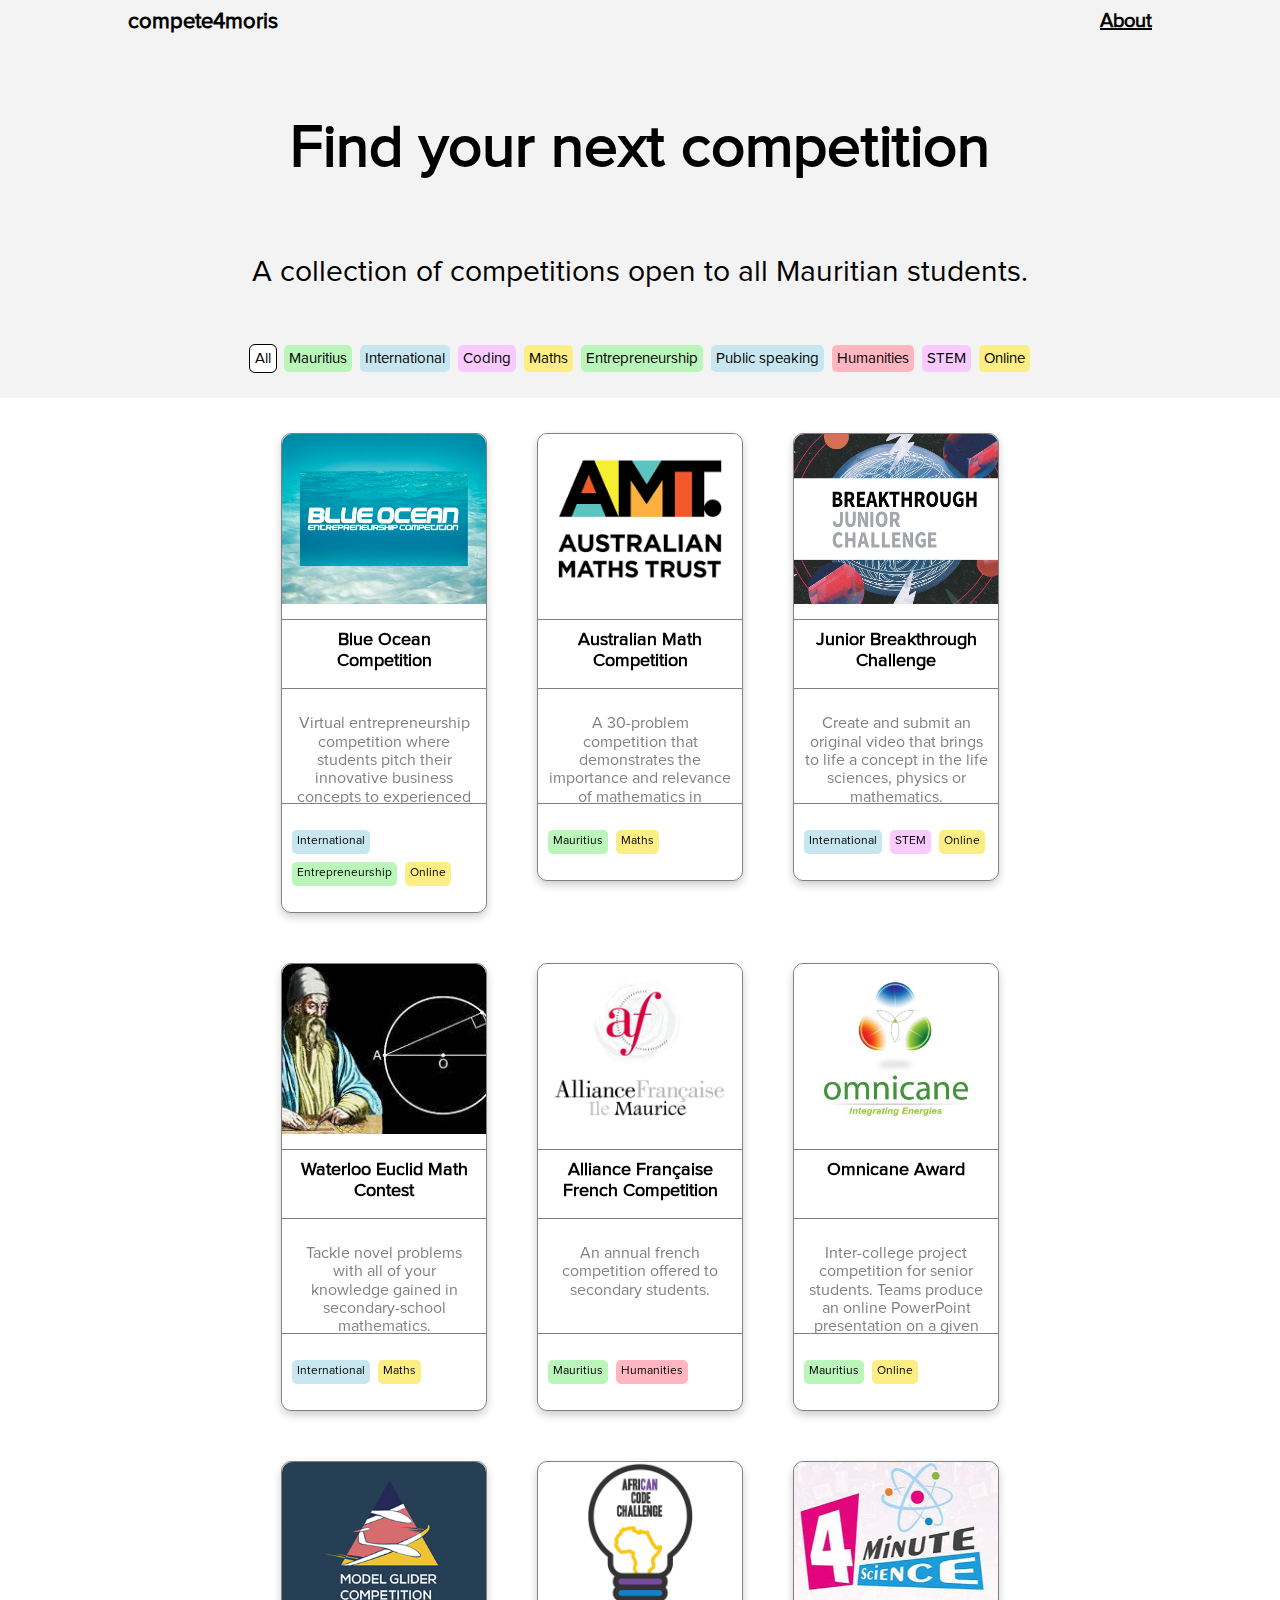
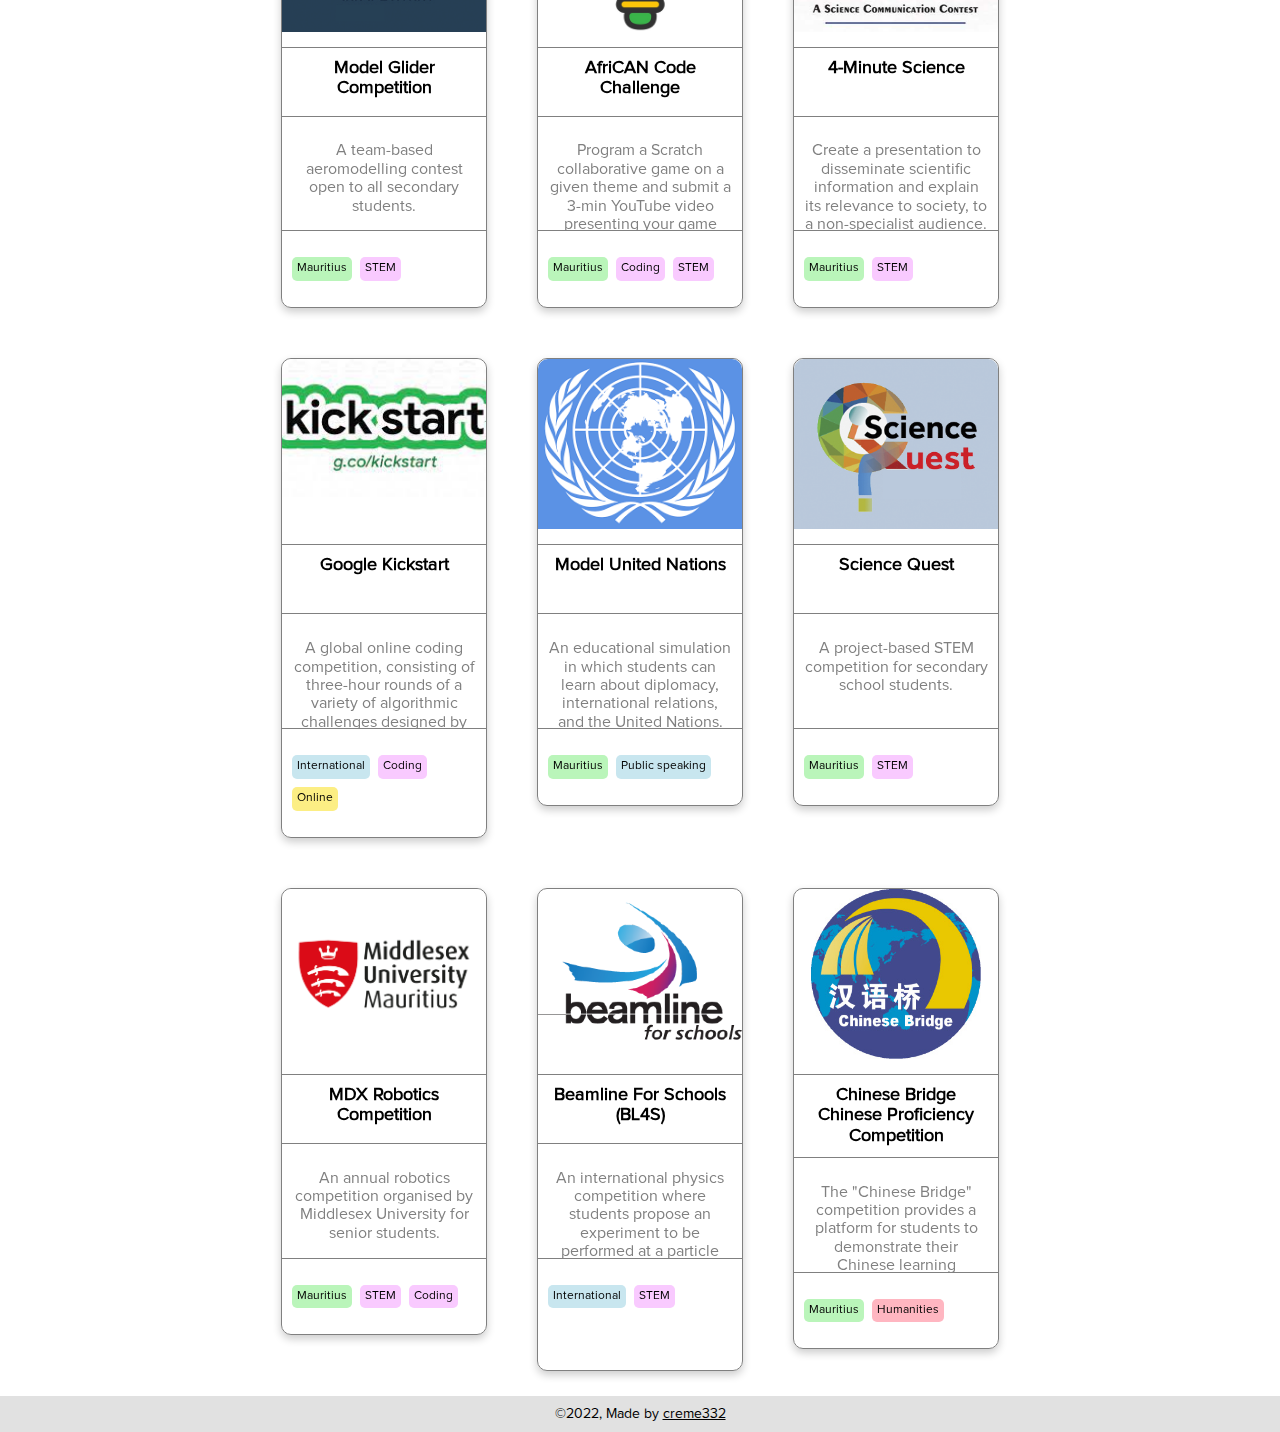
<file: index.html>
<!DOCTYPE html>
<html lang="en">
  <head>
    <!-- Google tag (gtag.js) -->
    <script
      async
      src="https://www.googletagmanager.com/gtag/js?id=G-LN2J6LEXD3"
    ></script>
    <script>
      window.dataLayer = window.dataLayer || [];
      function gtag() {
        dataLayer.push(arguments);
      }
      gtag("js", new Date());

      gtag("config", "G-LN2J6LEXD3");
    </script>
    <meta
      name="google-site-verification"
      content="wdsElP59YJUAZOAeYVzzEY2tQDL1qqG14DzdsVD4QeY"
    />
    <meta charset="UTF-8" />
    <meta http-equiv="X-UA-Compatible" content="IE=edge" />
    <meta
      name="description"
      content="compete4moris is a curated collection of local and international academic competitions for Mauritian students."
    />
    <meta name="viewport" content="width=device-width, initial-scale=1.0" />
    <link
      rel="icon"
      href="data:image/svg+xml,<svg xmlns=%22http://www.w3.org/2000/svg%22 viewBox=%220 0 100 100%22><text y=%22.9em%22 font-size=%2290%22>🏆</text></svg>"
    />
    <meta name="robots" content="noindex, nofollow, noarchive" />
    <link rel="stylesheet" href="css/normalize.css" />
    <link rel="stylesheet" href="css/global.css" />
    <link rel="stylesheet" href="css/index.css" />
    <script src="script.js" defer></script>
    <link rel="canonical" href="https://creme332.github.io/compete4moris/" />

    <title>compete4moris</title>
  </head>

  <body>
    <div class="header">
      <nav class="navbar">
        <a class="logo" href="index.html">compete4moris</a>
        <a class="about" href="about.html">About</a>
      </nav>
      <h1>Find your next competition</h1>
      <p>A collection of competitions open to all Mauritian students.</p>
      <ul class="card-tags">
        <li class="white">All</li>
        <li class="green">Mauritius</li>
        <li class="blue">International</li>
        <li class="violet">Coding</li>
        <li class="yellow">Maths</li>
        <li class="green">Entrepreneurship</li>
        <li class="blue">Public speaking</li>
        <li class="pink">Humanities</li>
        <li class="violet">STEM</li>
        <li class="yellow">Online</li>
      </ul>
    </div>

    <main class="container">
      <section class="card">
        <div class="card-inner">
          <div class="card-front">
            <div class="card-img">
              <img
                loading="lazy"
                src="img/blue-ocean-banner.png"
                alt="blue-ocean-banner"
                height="170"
                width="230"
              />
            </div>
            <h2 class="card-title">Blue Ocean Competition</h2>
            <p class="card-description">
              Virtual entrepreneurship competition where students pitch their
              innovative business concepts to experienced entrepreneurs.
            </p>

            <ul class="card-tags">
              <li class="blue">International</li>
              <li class="green">Entrepreneurship</li>
              <li class="yellow">Online</li>
            </ul>
          </div>

          <div class="card-back">
            <p>
              <b>Organizer :</b> Blue Ocean Student Entrepreneurs Corporation
            </p>
            <p><b>Top prize :</b> $1,000</p>
            <p>
              <b>Eligibility :</b> High school students with an idea and a 3-5
              minute pitch.
            </p>
            <p><b>Registration :</b> Online</p>
            <p><b>Registration period :</b> September - February</p>
            <p>
              <a
                href="https://blueoceancompetition.org/?utm_source=compete4moris&utm_medium=github&utm_campaign=compete4moris"
                target="_blank"
                rel="noopener"
                >Visit Website</a
              >
            </p>
          </div>
        </div>
      </section>

      <section class="card">
        <div class="card-inner">
          <div class="card-front">
            <div class="card-img">
              <img
                loading="lazy"
                src="img/amc.png"
                alt="autralian maths trust logo"
                height="170"
                width="230"
              />
            </div>
            <h2 class="card-title">Australian Math Competition</h2>
            <p class="card-description">
              A 30-problem competition that demonstrates the importance and
              relevance of mathematics in students’ lives.
            </p>
            <ul class="card-tags">
              <li class="green">Mauritius</li>
              <li class="yellow">Maths</li>
            </ul>
          </div>

          <div class="card-back">
            <p><b>Organizer :</b> Australian Maths Trust</p>
            <p><b>Prize :</b> Certificate</p>
            <p><b>Eligibility :</b> Primary and secondary school students</p>
            <p><b>Registration :</b> School registration</p>
            <p><b>Deadline :</b> July</p>
            <p>
              <a
                href="https://www.amt.edu.au/amc?utm_source=compete4moris&utm_medium=github&utm_campaign=compete4moris"
                target="_blank"
                rel="noopener"
                >Visit Website</a
              >
            </p>
          </div>
        </div>
      </section>

      <section class="card">
        <div class="card-inner">
          <div class="card-front">
            <div class="card-img">
              <img
                loading="lazy"
                src="img/juniorbreakthrough.jpg"
                alt="junior breakthrough logo"
                height="170"
                width="230"
              />
            </div>
            <h2 class="card-title">Junior Breakthrough Challenge</h2>
            <p class="card-description">
              Create and submit an original video that brings to life a concept
              in the life sciences, physics or mathematics.
            </p>

            <ul class="card-tags">
              <li class="blue">International</li>
              <li class="violet">STEM</li>
              <li class="yellow">Online</li>
            </ul>
          </div>

          <div class="card-back">
            <p><b>Organizer :</b> Breakthrough Prize Foundation</p>
            <p>
              <b>Top prize :</b> $250,000 for student, $50,000 for teacher,
              $100,000 for school
            </p>
            <p><b>Eligibility :</b> Students aged 13 to 18</p>
            <p><b>Registration :</b> Online</p>
            <p><b>Registration period :</b> April-June</p>
            <p>
              <a
                href="https://breakthroughjuniorchallenge.org/?utm_source=compete4moris&utm_medium=github&utm_campaign=compete4moris"
                target="_blank"
                rel="noopener"
                >Visit Website</a
              >
            </p>
            <p>
              <a
                href="https://www.youtube.com/watch?v=dw1qFJIhvnU&ab_channel=Breakthrough&utm_source=compete4moris&utm_medium=github&utm_campaign=compete4moris"
                target="_blank"
                rel="noopener"
                >2021 Mauritian Winner</a
              >🥳
            </p>
          </div>
        </div>
      </section>

      <section class="card">
        <div class="card-inner">
          <div class="card-front">
            <div class="card-img">
              <img
                loading="lazy"
                src="img/euclid.jfif"
                alt="euclid picture"
                height="170"
                width="230"
              />
            </div>
            <h2 class="card-title">Waterloo Euclid Math Contest</h2>
            <p class="card-description">
              Tackle novel problems with all of your knowledge gained in
              secondary-school mathematics.
            </p>

            <ul class="card-tags">
              <li class="blue">International</li>
              <li class="yellow">Maths</li>
            </ul>
          </div>

          <div class="card-back">
            <p><b>Organizer :</b> University of Waterloo</p>
            <p><b>Prize :</b> Certificate</p>
            <p>
              <b>Eligibility :</b> Students in their final year of secondary
              school or motivated students in lower grades
            </p>
            <p>
              <b>Registration :</b> Consult Mauritius Examination Syndicate
              (MES)
            </p>
            <p><b>Registration period :</b> February</p>
            <p>
              <a
                href="https://www.cemc.uwaterloo.ca/contests/euclid.html?utm_source=compete4moris&utm_medium=github&utm_campaign=compete4moris"
                target="_blank"
                rel="noopener"
              >
                Visit Website</a
              >
            </p>
          </div>
        </div>
      </section>

      <section class="card">
        <div class="card-inner">
          <div class="card-front">
            <div class="card-img">
              <img
                loading="lazy"
                src="img/af.jpg"
                alt="alliance francaise logo"
                height="170"
                width="230"
              />
            </div>
            <h2 class="card-title">
              Alliance Fran&ccedil;aise French Competition
            </h2>
            <p class="card-description">
              An annual french competition offered to secondary students.
            </p>

            <ul class="card-tags">
              <li class="green">Mauritius</li>
              <li class="pink">Humanities</li>
            </ul>
          </div>

          <div class="card-back">
            <p><b>Organizer :</b> Alliance Fran&ccedil;aise</p>
            <p>
              <b>Prizes :</b> Certificate, book, scholarship for best senior
              student
            </p>
            <p><b>Eligibility :</b> 13-20 years old</p>
            <p><b>Registration :</b> School registration or independent</p>
            <p><b>Registration period :</b> August- September</p>
            <p>
              <a
                href="https://alliance-francaise-maurice.com/concours-secondaire/?utm_source=compete4moris&utm_medium=github&utm_campaign=compete4moris"
                target="_blank"
                rel="noopener"
                >Visit Website</a
              >
            </p>
          </div>
        </div>
      </section>

      <section class="card">
        <div class="card-inner">
          <div class="card-front">
            <div class="card-img">
              <img
                loading="lazy"
                src="img/omnicane.jpg"
                alt="omnicane foundation logo"
                height="170"
                width="230"
              />
            </div>
            <h2 class="card-title">Omnicane Award</h2>
            <p class="card-description">
              Inter-college project competition for senior students. Teams
              produce an online PowerPoint presentation on a given theme.
            </p>

            <ul class="card-tags">
              <li class="green">Mauritius</li>
              <li class="yellow">Online</li>
            </ul>
          </div>

          <div class="card-back">
            <p><b>Organizer :</b> Omnicane Foundation</p>
            <p>
              <b>Prizes :</b> Certificate, cash prize (top prize Rs 100,000),
              trophy
            </p>
            <p>
              <b>Eligibility :</b> Grade 11 (ex-Form V) and Grades 12 & 13
              (ex-Lower and Upper VI)
            </p>
            <p><b>Registration :</b> School registration or independent</p>
            <p><b>Deadline :</b> September</p>
            <p>
              <a
                href="https://www.omnicane.com/omnicane-foundation?utm_source=compete4moris&utm_medium=github&utm_campaign=compete4moris"
                target="_blank"
                rel="noopener"
                >Visit Website</a
              >
            </p>
          </div>
        </div>
      </section>

      <section class="card">
        <div class="card-inner">
          <div class="card-front">
            <div class="card-img">
              <img
                loading="lazy"
                src="img/modelglider.png"
                alt="model glider competition banner"
                height="170"
                width="230"
              />
            </div>
            <h2 class="card-title">Model Glider Competition</h2>
            <p class="card-description">
              A team-based aeromodelling contest open to all secondary students.
            </p>

            <ul class="card-tags">
              <li class="green">Mauritius</li>
              <li class="violet">STEM</li>
            </ul>
          </div>

          <div class="card-back">
            <p><b>Organizer :</b> Rajiv Ghandhi Science Centre</p>
            <p><b>Prizes :</b> Certificate, cash prize</p>
            <p><b>Eligibility :</b> Grade 10 and Grade 12</p>
            <p><b>Registration :</b> Online</p>
            <p><b>Deadline :</b> July</p>
            <p>
              <a
                href="https://rgsc.govmu.org/rgsc/?page_id=13320&utm_source=compete4moris&utm_medium=github&utm_campaign=compete4moris"
                target="_blank"
                rel="noopener"
                >Visit Website</a
              >
            </p>
          </div>
        </div>
      </section>

      <section class="card">
        <div class="card-inner">
          <div class="card-front">
            <div class="card-img">
              <img
                loading="lazy"
                src="img/africancode.jpg"
                alt="african code logo"
                style="object-fit: contain"
                height="170"
                width="230"
              />
            </div>
            <h2 class="card-title">AfriCAN Code Challenge</h2>
            <p class="card-description">
              Program a Scratch collaborative game on a given theme and submit a
              3-min YouTube video presenting your game concept.
            </p>

            <ul class="card-tags">
              <li class="green">Mauritius</li>
              <li class="violet">Coding</li>
              <li class="violet">STEM</li>
            </ul>
          </div>

          <div class="card-back">
            <p><b>Organizer :</b> Rajiv Ghandhi Science Centre</p>
            <p><b>Prizes :</b> Cash prize, certificate, shield</p>
            <p>
              <b>Eligibility :</b> Students aged 8-16 years old studying or
              residing in Mauritius.
            </p>
            <p><b>Registration :</b> Online</p>
            <p><b>Deadline :</b> October</p>
            <p>
              <a
                href="https://rgsc.govmu.org/rgsc/?page_id=14931&utm_source=compete4moris&utm_medium=github&utm_campaign=compete4moris"
                target="_blank"
                rel="noopener"
                >Visit Website</a
              >
            </p>
          </div>
        </div>
      </section>

      <section class="card">
        <div class="card-inner">
          <div class="card-front">
            <div class="card-img">
              <img
                loading="lazy"
                src="img/minutescience.png"
                alt="minute science competition banner"
                height="170"
                width="230"
              />
            </div>
            <h2 class="card-title">4-Minute Science</h2>
            <p class="card-description">
              Create a presentation to disseminate scientific information and
              explain its relevance to society, to a non-specialist audience.
            </p>

            <ul class="card-tags">
              <li class="green">Mauritius</li>
              <li class="violet">STEM</li>
            </ul>
          </div>

          <div class="card-back">
            <p><b>Organizer :</b> Rajiv Ghandhi Science Centre</p>
            <p><b>Prizes :</b> Cash prize, gift pack</p>
            <p><b>Eligibility :</b> Grade 7-12</p>
            <p><b>Registration :</b> Online</p>
            <p><b>Deadline :</b> October</p>
            <p>
              <a
                href="https://rgsc.govmu.org/rgsc/?page_id=14326&utm_source=compete4moris&utm_medium=github&utm_campaign=compete4moris"
                target="_blank"
                rel="noopener"
                >Visit Website</a
              >
            </p>
          </div>
        </div>
      </section>

      <section class="card">
        <div class="card-inner">
          <div class="card-front">
            <div class="card-img">
              <img
                loading="lazy"
                src="img/kickstart.jfif"
                alt="google kickstart competition logo"
                height="140"
                width="230"
              />
            </div>
            <h2 class="card-title">Google Kickstart</h2>
            <p class="card-description">
              A global online coding competition, consisting of three-hour
              rounds of a variety of algorithmic challenges designed by Google
              engineers.
            </p>
            <ul class="card-tags">
              <li class="blue">International</li>
              <li class="violet">Coding</li>
              <li class="yellow">Online</li>
            </ul>
          </div>

          <div class="card-back">
            <p><b>Organizer :</b> Google</p>
            <p><b>Prizes :</b> Certificate</p>
            <p><b>Eligibility :</b> Anyone</p>
            <p><b>Registration :</b> Online</p>
            <p><b>Deadline :</b> Varies</p>
            <p>
              <a
                href="https://codingcompetitions.withgoogle.com/kickstart?utm_source=compete4moris&utm_medium=github&utm_campaign=compete4moris"
                target="_blank"
                rel="noopener"
                >Visit Website</a
              >
            </p>
          </div>
        </div>
      </section>

      <section class="card">
        <div class="card-inner">
          <div class="card-front">
            <div class="card-img">
              <img
                loading="lazy"
                src="img/mun.png"
                alt="Model United Nations logo"
                height="170"
                width="230"
              />
            </div>
            <h2 class="card-title">Model United Nations</h2>
            <p class="card-description">
              An educational simulation in which students can learn about
              diplomacy, international relations, and the United Nations.
            </p>

            <ul class="card-tags">
              <li class="green">Mauritius</li>
              <li class="blue">Public speaking</li>
            </ul>
          </div>

          <div class="card-back">
            <p>
              <b>Organizer :</b> Ministry of Education, Tertiary Education,
              Science and Technology
            </p>
            <p><b>Prize :</b> Certificate</p>
            <p><b>Eligibility :</b> Lower Six students</p>
            <p><b>Registration :</b> Contact school</p>
            <p><b>Deadline :</b> Before April</p>
            <p>
              <a
                href="https://education.govmu.org/Documents/Documents/MUN2019/Information%20%20Booklet%20MUN.pdf"
                target="_blank"
                rel="noopener"
                >Information booklet</a
              >
            </p>
          </div>
        </div>
      </section>

      <section class="card">
        <div class="card-inner">
          <div class="card-front">
            <div class="card-img">
              <img
                loading="lazy"
                src="img/sciencequest.png"
                alt="Science Quest logo"
                height="170"
                width="230"
              />
            </div>
            <h2 class="card-title">Science Quest</h2>
            <p class="card-description">
              A project-based STEM competition for secondary school students.
            </p>

            <ul class="card-tags">
              <li class="green">Mauritius</li>
              <li class="violet">STEM</li>
            </ul>
          </div>

          <div class="card-back">
            <p><b>Organizer :</b> Rajiv Ghandhi Science Centre</p>
            <p><b>Prizes :</b> Cash prize</p>
            <p><b>Eligibility :</b> Secondary school students</p>
            <p><b>Registration :</b> Online</p>
            <p><b>Deadline :</b> Before May</p>
            <p>
              <a
                href="https://rgsc.govmu.org/rgsc/?page_id=13343&utm_source=compete4moris&utm_medium=github&utm_campaign=compete4moris"
                target="_blank"
                rel="noopener"
                >Visit Website</a
              >
            </p>
          </div>
        </div>
      </section>

      <section class="card">
        <div class="card-inner">
          <div class="card-front">
            <div class="card-img">
              <img
                loading="lazy"
                src="img/mdxlogo.png"
                alt=" Middlesex University Mauritius logo"
                height="170"
                width="230"
              />
            </div>
            <h2 class="card-title">MDX Robotics Competition</h2>
            <p class="card-description">
              An annual robotics competition organised by Middlesex University
              for senior students.
            </p>

            <ul class="card-tags">
              <li class="green">Mauritius</li>
              <li class="violet">STEM</li>
              <li class="violet">Coding</li>
            </ul>
          </div>

          <div class="card-back">
            <p><b>Organizer :</b> Middlesex University Mauritius</p>
            <p><b>Prizes :</b> Cash prize</p>
            <p>
              <b>Eligibility :</b> Students who have recently completed or are
              currently doing their HSC/BAC/IB (awaiting to enter university)
            </p>
            <p><b>Registration :</b> Online</p>
            <p><b>Deadline :</b> Varies</p>
            <p>
              <a
                href="https://www.facebook.com/MiddlesexUniversityMauritius/?utm_source=compete4moris&utm_medium=github&utm_campaign=compete4moris"
                target="_blank"
                rel="noopener"
                >Visit Website</a
              >
            </p>
          </div>
        </div>
      </section>

      <section class="card">
        <div class="card-inner">
          <div class="card-front">
            <div class="card-img">
              <img
                loading="lazy"
                src="img/beamline.png"
                alt=" Beamline for schools logo"
                height="170"
                width="230"
              />
            </div>
            <h2 class="card-title">Beamline For Schools (BL4S)</h2>
            <p class="card-description">
              An international physics competition where students
              propose an experiment to be performed at a
              particle accelerator.
            </p>

            <ul class="card-tags">
              <li class="blue">International</li>
              <li class="violet">STEM</li>
            </ul>
          </div>

          <div class="card-back">
            <p><b>Organizer :</b> The CERN & Society Foundation</p>
            <p>
              <b>Prizes :</b> Two weeks at CERN in Geneva, Switzerland, to carry
              out the proposed experiment at a testbeam facility, all costs
              covered.
            </p>
            <p>
              <b>Eligibility :</b> Teams of at least 5 high-school students and
              at least 1 adult coach.
            </p>
            <p>
              <b>Registration :</b> Pre-register online (You do not need to have
              an experiment idea already in order to pre-register)
            </p>
            <p><b>Deadline :</b> Before April</p>
            <p>
              <a
                href="https://beamlineforschools.cern/?utm_source=compete4moris&utm_medium=github&utm_campaign=compete4moris"
                target="_blank"
                rel="noopener"
                >Visit Website</a
              >
            </p>
          </div>
        </div>
      </section>

      <section class="card">
        <div class="card-inner">
          <div class="card-front">
            <div class="card-img">
              <img
                loading="lazy"
                src="img/Chinese_bridge_logo.jpg"
                alt=" Chinese Bridge Chinese Proficiency Competition logo"
                height="170"
                width="230"
                style="object-fit: contain"
              />
            </div>
            <h2 class="card-title">
              Chinese Bridge Chinese Proficiency Competition
            </h2>
            <p class="card-description">
              The "Chinese Bridge" competition provides a platform for students
              to demonstrate their Chinese learning achievements.
            </p>

            <ul class="card-tags">
              <li class="green">Mauritius</li>
              <li class="pink">Humanities</li>
            </ul>
          </div>

          <div class="card-back">
            <p>
              <b>Organizer :</b> Confucius Institute at University of Mauritius
            </p>
            <p><b>Prizes :</b> ?</p>
            <p><b>Eligibility :</b> Secondary and University students</p>
            <p><b>Registration :</b> Online</p>
            <p><b>Deadline :</b> Before June</p>
            <p>
              <a
                href="https://www.uom.ac.mu/confucius/index.php/activities/event?utm_source=compete4moris&utm_medium=github&utm_campaign=compete4moris"
                target="_blank"
                rel="noopener"
                >Visit Website</a
              >
            </p>
          </div>
        </div>
      </section>
    </main>

    <footer class="footer">
      &#169;2022, Made by <a href="https://github.com/creme332">creme332</a>
    </footer>
  </body>
</html>
</file>
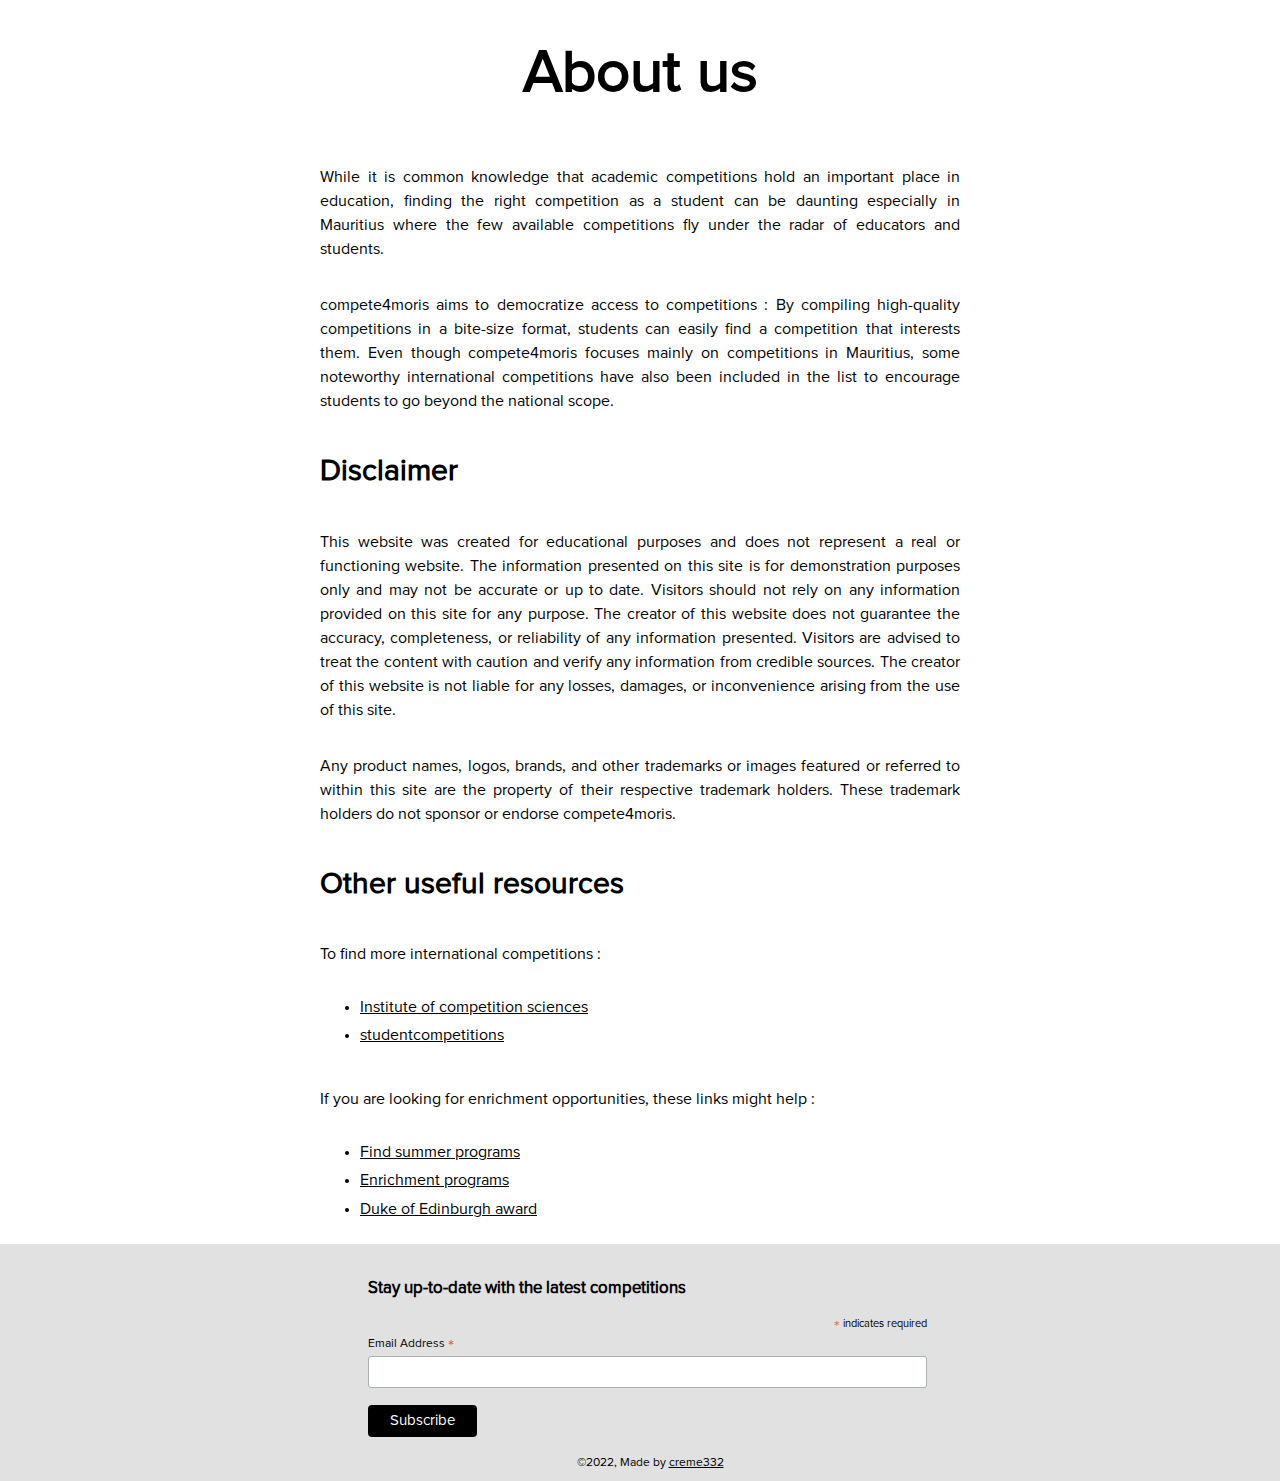
<file: about.html>
<!DOCTYPE html>
<html lang="en">
  <head>
    <!-- Google tag (gtag.js) -->
    <script
      async
      src="https://www.googletagmanager.com/gtag/js?id=G-LN2J6LEXD3"
    ></script>
    <script>
      window.dataLayer = window.dataLayer || [];
      function gtag() {
        dataLayer.push(arguments);
      }
      gtag("js", new Date());

      gtag("config", "G-LN2J6LEXD3");
    </script>
    <meta charset="UTF-8" />
    <meta http-equiv="X-UA-Compatible" content="IE=edge" />
    <meta
      name="description"
      content="Discover our story, values, and mission. Learn about our team, expertise, and commitment to democratizing access to competitions."
    />
    <meta name="viewport" content="width=device-width, initial-scale=1.0" />
    <meta name="robots" content="noindex, nofollow, noarchive" />
    <link
      rel="icon"
      href="data:image/svg+xml,<svg xmlns=%22http://www.w3.org/2000/svg%22 viewBox=%220 0 100 100%22><text y=%22.9em%22 font-size=%2290%22>🏆</text></svg>"
    />
    <link rel="stylesheet" href="css/normalize.css" />
    <link rel="stylesheet" href="css/global.css" />
    <link rel="stylesheet" href="css/about.css" />
    <title>About | compete4moris</title>
  </head>

  <body>
    <article class="container">
      <h1>About us</h1>
      <p>
        While it is common knowledge that academic competitions hold an
        important place in education, finding the right competition as a student
        can be daunting especially in Mauritius where the few available
        competitions fly under the radar of educators and students.
      </p>
      <p>
        compete4moris aims to democratize access to competitions : By compiling
        high-quality competitions in a bite-size format, students can easily
        find a competition that interests them. Even though compete4moris
        focuses mainly on competitions in Mauritius, some noteworthy
        international competitions have also been included in the list to
        encourage students to go beyond the national scope.
      </p>
      <h2>Disclaimer</h2>
      <p>
        This website was created for educational purposes and does not represent
        a real or functioning website. The information presented on this site is
        for demonstration purposes only and may not be accurate or up to date.
        Visitors should not rely on any information provided on this site for
        any purpose. The creator of this website does not guarantee the
        accuracy, completeness, or reliability of any information presented.
        Visitors are advised to treat the content with caution and verify any
        information from credible sources. The creator of this website is not
        liable for any losses, damages, or inconvenience arising from the use of
        this site.
      </p>
      <p>
        Any product names, logos, brands, and other trademarks or images
        featured or referred to within this site are the property of their
        respective trademark holders. These trademark holders do not sponsor or
        endorse compete4moris.
      </p>
      <h2>Other useful resources</h2>
      <p>To find more international competitions :</p>
      <ul>
        <li>
          <a
            href="https://www.competitionsciences.org/?utm_source=compete4moris&utm_medium=github&utm_campaign=compete4moris"
            target="_blank"
            rel="noopener"
            >Institute of competition sciences</a
          >
        </li>

        <li>
          <a
            href="https://studentcompetitions.com/?utm_source=compete4moris&utm_medium=github&utm_campaign=compete4moris"
            target="_blank"
            rel="noopener"
            >studentcompetitions</a
          >
        </li>
      </ul>
      <p>
        If you are looking for enrichment opportunities, these links might help
        :
      </p>
      <ul>
        <li>
          <a
            href="https://mitadmissions.org/apply/prepare/summer/?utm_source=compete4moris&utm_medium=github&utm_campaign=compete4moris"
            target="_blank"
            rel="noopener"
            >Find summer programs</a
          >
        </li>
        <li>
          <a
            href="https://mitadmissions.org/apply/prepare/enrichment/?utm_source=compete4moris&utm_medium=github&utm_campaign=compete4moris"
            target="_blank"
            rel="noopener"
            >Enrichment programs</a
          >
        </li>
        <li>
          <a
            href="https://www.dukeofed.org/?utm_source=compete4moris&utm_medium=github&utm_campaign=compete4moris"
            target="_blank"
            rel="noopener"
            >Duke of Edinburgh award</a
          >
        </li>
      </ul>
    </article>
    <div class="footer">
      <!-- Begin Mailchimp Signup Form -->
      <div id="mc_embed_signup">
        <form
          id="mc-embedded-subscribe-form"
          name="mc-embedded-subscribe-form"
          class="validate"
          novalidate
        >
          <div id="mc_embed_signup_scroll">
            <h2>Stay up-to-date with the latest competitions</h2>
            <div class="indicates-required">
              <span class="asterisk">*</span> indicates required
            </div>
            <div class="mc-field-group">
              <label for="mce-EMAIL"
                >Email Address <span class="asterisk">*</span>
              </label>
              <input
                type="email"
                value=""
                name="EMAIL"
                class="required email"
                id="mce-EMAIL"
              />
            </div>
            <div id="mce-responses" class="clear foot">
              <div
                class="response"
                id="mce-error-response"
                style="display: none"
              ></div>
              <div
                class="response"
                id="mce-success-response"
                style="display: none"
              ></div>
            </div>
            <!-- real people should not fill this in and expect good things - do not remove this or risk form bot signups-->
            <div style="position: absolute; left: -5000px" aria-hidden="true">
              <input
                type="text"
                name="b_a272c83c76b6e476a138dba7a_78551fc701"
                tabindex="-1"
                value=""
              />
            </div>
            <div class="optionalParent">
              <div class="clear foot">
                <input
                  type="submit"
                  value="Subscribe"
                  name="subscribe"
                  id="mc-embedded-subscribe"
                  class="button"
                />
              </div>
            </div>
          </div>
        </form>
      </div>
      <!--End mc_embed_signup-->
      <div id="madeby">
        &#169;2022, Made by <a href="https://github.com/creme332">creme332</a>
      </div>
    </div>
  </body>
</html>
</file>
<file: css/global.css>
@font-face {
  font-family: proxima-nova;
  src: url("../font/ProximaNova.otf");
  font-display: swap;
}

body {
  display: flex;
  flex-direction: column;
  font-family: proxima-nova, system-ui, -apple-system, BlinkMacSystemFont,
    "Segoe UI", Roboto, Oxygen, Ubuntu, Cantarell, "Open Sans", "Helvetica Neue",
    sans-serif;
}

* {
  box-sizing: border-box;
}

h1 {
  font-size: 60px;
  font-weight: 900;
}

h2 {
  font-size: 30px;
  font-weight: 900;
}

a {
  color: black;
}
</file>
<file: css/index.css>
nav.navbar {
  margin-bottom: 40px;
}

.header p {
  font-size: 30px;
}

.header .card-tags li {
  font-size: 15px;
  gap: 0.5em;
}

.header {
  display: flex;
  justify-content: center;
  align-items: center;
  flex-direction: column;
  width: 100%;
  background-color: rgb(243, 243, 243);
  margin-bottom: 10px;
}

.navbar {
  display: flex;
  height: auto;
  justify-content: space-between;
  align-self: flex-start;
  font-size: 20px;
  width: 80%;
  font-weight: 1000;
  margin: auto;
  padding-top: 10px;
}

.logo {
  text-decoration: none;
  font-weight: 700;
  font-size: 22px;
}

.about {
  font-weight: 600;
  color: black;
  text-decoration: underline;
}

.container {
  width: 60%;
  align-self: center;
  display: grid;
  grid-template-columns: repeat(3, 1fr);
}

.card {
  cursor: pointer;
  height: auto;
  perspective: 1000px;
  background-color: transparent;
  padding: 25px;
}

.card-inner {
  display: grid;
  text-align: center;
  transition: transform 1s;
  transform-style: preserve-3d;
  box-shadow: 0 4px 8px 0 rgba(0, 0, 0, 0.2);
  border-radius: 10px;
}

.rotate-inner {
  transform: rotateY(180deg);
}

.card-front,
.card-back {
  grid-area: 1/1;
  -webkit-backface-visibility: hidden;
  backface-visibility: hidden;
  border: 1px solid grey;
  border-radius: 10px;
}

.card-back {
  text-align: left;
  transform: rotateY(180deg);
}

.card-front:hover {
  box-shadow: 0 0.5rem 1rem rgb(0 0 0 / 12%);
  transition-duration: 0.2s;
}

.card-img,
.card-img img {
  border-top-left-radius: 10px;
  border-top-right-radius: 10px;
}

.card-img {
  display: flex;
  height: 170px;
  width: 100%;
  /* outline:1px solid tomato; */
}

.card-img img {
  object-fit: cover;
  width: 100%;
  max-width: 100%;
}

.card-title,
.card-description,
.card-tags,
.card-back {
  padding: 10px;
}

.card-title {
  min-height: 70px;
  color: black;
  font-weight: bold;
  font-size: 18px;
  border-top: 1px solid gray;
  border-bottom: 1px solid gray;
}

.card-description {
  margin: 0;
  height: 100px;
  color: gray;
  overflow-y: auto;
  border-bottom: 1px solid gray;
}

.card-tags {
  display: flex;
  flex-wrap: wrap;
  text-decoration: none;
  list-style-type: none;
  gap: 0.5em;
}

.card-tags li {
  font-size: 12px;
  padding: 5px;
  border-radius: 5px;
}

.white {
  background-color: rgb(255, 255, 255);
  outline: 1px solid;
}

.green {
  background-color: rgb(186, 245, 186);
}

.blue {
  background-color: rgb(200, 230, 239);
}

.pink {
  background-color: lightpink;
}

.violet {
  background-color: rgb(249, 202, 255);
}

.yellow {
  background-color: rgb(252, 238, 132);
}

.footer {
  font-size: 14px;
  text-align: center;
  width: 100%;
  padding: 10px;
  background-color: rgb(225, 225, 225);
}

@media screen and (max-width: 880px) {
  .container {
    grid-template-columns: repeat(2, 1fr);
  }
}

@media screen and (max-width: 780px) {
  .header {
    padding-left: 20px;
  }
}

@media screen and (max-width: 620px) {
  .container {
    grid-template-columns: repeat(1, 1fr);
  }
}

@media print {
  body {
    -webkit-print-color-adjust: exact !important;
    print-color-adjust: exact !important;
  }

  div.main-container > * {
    display: grid;
    page-break-inside: avoid;
  }

  .header .card-tags,
  .header .about,
  .card-back {
    display: none;
  }
}
</file>
<file: css/about.css>
body {
  display: flex;
  flex-direction: column;

  align-items: center;
  justify-content: space-between;
}

article.container {
  display: flex;
  width: 50%;
  flex-direction: column;
  justify-content: center;
}

.container h1 {
  text-align: center;
}

.container p {
  line-height: 1.5;
  text-align: justify;
}

.container li {
  margin-bottom: 10px;
}

.container a {
  color: black;
}

.footer {
  display: flex;
  justify-content: center;
  flex-direction: column;
  font-size: 12px;
  justify-self: flex-end;
  text-align: center;
  width: 100%;
  padding: 10px;
  padding-left: 30px;
  background-color: rgb(225, 225, 225);
}

@media screen and (max-width: 950px) {
  article.container {
    width: 100%;
    padding: 16px;
  }
}

@media print {
  body {
    -webkit-print-color-adjust: exact !important;
    print-color-adjust: exact !important;
  }
}

/* MailChimp Form Embed Code - Classic - 12/17/2015 v10.7 */
#mc_embed_signup {
  background: transparent;
  font: 14px;
  margin: auto;
  width: 600px;
}

@media screen and (max-width: 670px) {
  #mc_embed_signup {
    width: 400px;
  }
}
@media screen and (max-width: 450px) {
  #mc_embed_signup {
    width: 200px;
  }
}

#mc_embed_signup form {
  display: block;
  position: relative;
  text-align: left;
  padding: 10px 0 10px 3%;
}
#mc_embed_signup h2 {
  font-weight: bold;
  padding: 0;
  margin: 15px 0;
  font-size: 1.4em;
}
#mc_embed_signup input {
  border: 1px solid #abb0b2;
  -webkit-border-radius: 3px;
  -moz-border-radius: 3px;
  border-radius: 3px;
}
#mc_embed_signup input[type="checkbox"] {
  -webkit-appearance: checkbox;
}
#mc_embed_signup input[type="radio"] {
  -webkit-appearance: radio;
}
#mc_embed_signup input:focus {
  border-color: #333;
}
#mc_embed_signup .button {
  clear: both;
  background-color: #aaa;
  border: 0 none;
  border-radius: 4px;
  transition: all 0.23s ease-in-out 0s;
  color: #ffffff;
  cursor: pointer;
  display: inline-block;
  font-size: 15px;
  font-weight: normal;
  height: 32px;
  line-height: 32px;
  margin: 0 5px 10px 0;
  padding: 0 22px;
  text-align: center;
  text-decoration: none;
  vertical-align: top;
  white-space: nowrap;
  width: fit-content;
  width: -moz-fit-content;
  background-color: black;
}
#mc_embed_signup .small-meta {
  font-size: 11px;
}
#mc_embed_signup .nowrap {
  white-space: nowrap;
}

#mc_embed_signup .mc-field-group {
  clear: left;
  position: relative;
  width: 96%;
  padding-bottom: 3%;
  min-height: 50px;
  display: grid;
}
#mc_embed_signup .size1of2 {
  clear: none;
  float: left;
  display: inline-block;
  width: 46%;
  margin-right: 4%;
}
* html #mc_embed_signup .size1of2 {
  margin-right: 2%; /* Fix for IE6 double margins. */
}
#mc_embed_signup .mc-field-group label {
  display: block;
  margin-bottom: 3px;
}
#mc_embed_signup .mc-field-group input {
  display: block;
  width: 100%;
  padding: 8px 0;
  text-indent: 2%;
}
#mc_embed_signup .mc-field-group select {
  display: inline-block;
  width: 99%;
  padding: 5px 0;
  margin-bottom: 2px;
}
#mc_embed_signup .mc-address-fields-group {
  display: flex;
  flex-direction: row;
  justify-content: space-evenly;
  width: 96%;
  gap: 15px;
}

#mc_embed_signup .indicates-required {
  text-align: right;
  font-size: 11px;
  margin-right: 4%;
}
#mc_embed_signup .asterisk {
  color: #e85c41;
  font-size: 150%;
  font-weight: normal;
  position: relative;
  top: 5px;
}
#mc_embed_signup .clear {
  clear: both;
}
#mc_embed_signup .foot {
  display: grid;
  grid-template-columns: 3fr 1fr;
  width: 96%;
  align-items: center;
}
@media screen and (max-width: 400px) {
  #mc_embed_signup .foot {
    display: grid;
    grid-template-columns: 1fr;
    width: 100%;
    align-items: center;
  }
}

#mc_embed_signup .mc-field-group.input-group ul {
  margin: 0;
  padding: 5px 0;
  list-style: none;
}
#mc_embed_signup .mc-field-group.input-group ul li {
  display: block;
  padding: 3px 0;
  margin: 0;
}
#mc_embed_signup .mc-field-group.input-group label {
  display: inline;
}
#mc_embed_signup .mc-field-group.input-group input {
  display: inline;
  width: auto;
  border: none;
}

#mc_embed_signup div#mce-responses {
  float: left;
  top: -1.4em;
  padding: 0em 0.5em 0em 0.5em;
  overflow: hidden;
  width: 90%;
  margin: 0 5%;
  clear: both;
}
#mc_embed_signup div.response {
  margin: 1em 0;
  padding: 1em 0.5em 0.5em 0;
  font-weight: bold;
  float: left;
  top: -1.5em;
  z-index: 1;
  width: 80%;
}
#mc_embed_signup #mce-error-response {
  display: none;
}
#mc_embed_signup #mce-success-response {
  color: #529214;
  display: none;
}
#mc_embed_signup label.error {
  display: block;
  float: none;
  width: auto;
  margin-left: 1.05em;
  text-align: left;
  padding: 0.5em 0;
}
#mc_embed_signup .helper_text {
  color: #8d8985;
  margin-top: 2px;
  display: inline-block;
  padding: 3px;
  background-color: rgba(255, 255, 255, 0.85);
  -webkit-border-radius: 3px;
  -moz-border-radius: 3px;
  border-radius: 3px;
  font-size: 14px;
  font-weight: normal;
  z-index: 1;
}

#mc-embedded-subscribe {
  clear: both;
  width: auto;
  display: block;
  margin: 1em 0 1em 5%;
}

#mc_embed_signup #mc-embedded-subscribe-form div.mce_inline_error {
  display: inline-block;
  margin: 2px 0 1em 0;
  padding: 3px;
  background-color: transparent;
  -webkit-border-radius: 3px;
  -moz-border-radius: 3px;
  border-radius: 3px;
  font-size: 14px;
  font-weight: normal;
  z-index: 1;
  color: #e85c41;
}
#mc_embed_signup #mc-embedded-subscribe-form input.mce_inline_error {
  border: 2px solid #e85c41;
}

#branding {
  width: auto;
  font-size: 11px;
}
</file>
